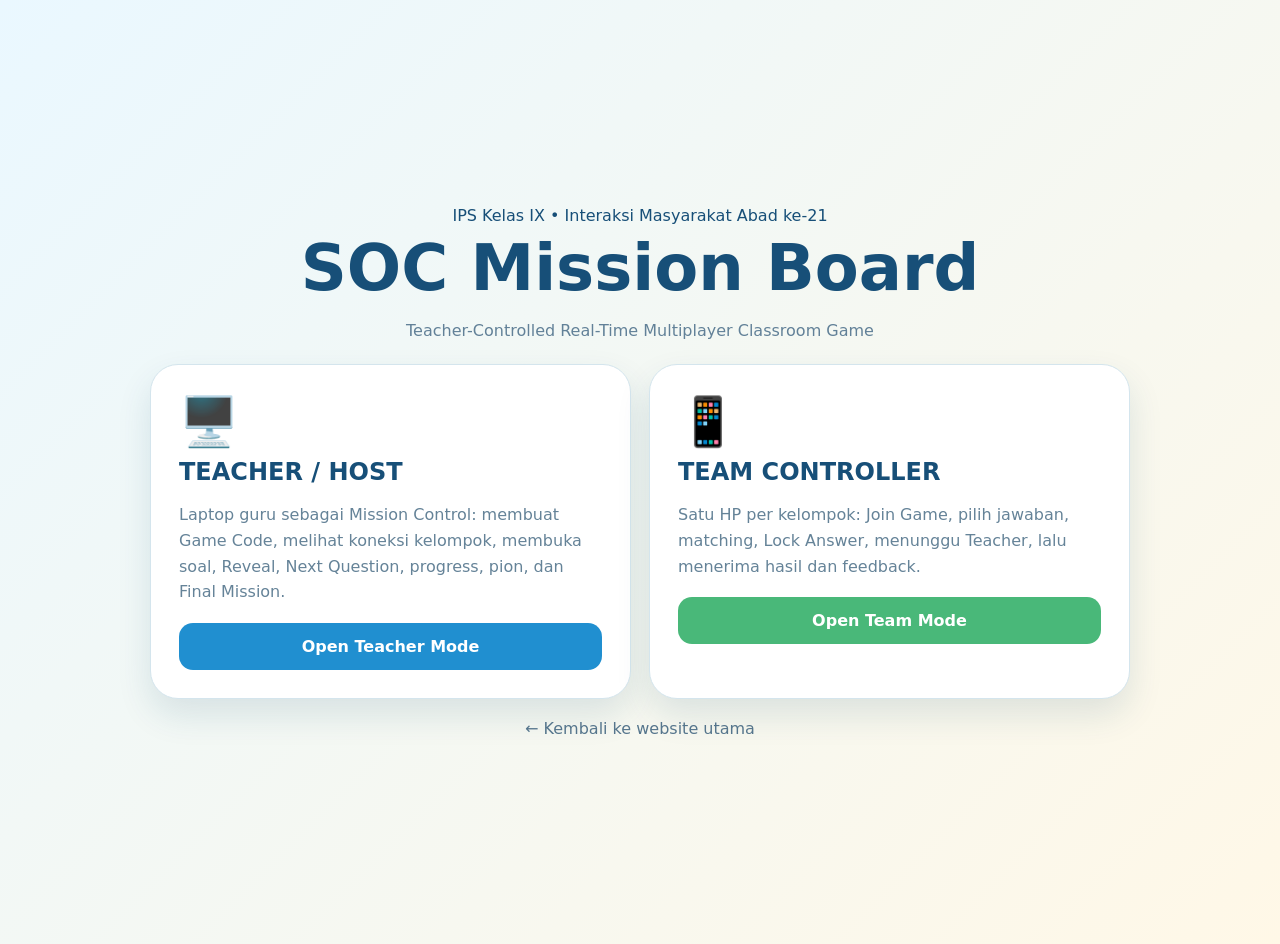
<file: multiplayer.html>
<!doctype html><html lang="id"><head><meta charset="utf-8"><meta name="viewport" content="width=device-width,initial-scale=1"><title>SOC Mission Board — Multiplayer</title><style>body{margin:0;font-family:Inter,system-ui,sans-serif;background:linear-gradient(135deg,#eaf8ff,#fff8e7);color:#174f78;min-height:100vh;display:grid;place-items:center;padding:22px}.wrap{max-width:980px;width:100%}.head{text-align:center;margin-bottom:24px}.head h1{font-size:clamp(2rem,5vw,4rem);margin:6px 0}.head p{color:#628198}.roles{display:grid;grid-template-columns:repeat(2,minmax(0,1fr));gap:18px}.role{background:#fff;border:1px solid #d4e5ed;border-radius:28px;padding:28px;box-shadow:0 16px 34px rgba(17,70,105,.12)}.role .icon{font-size:3rem}.role h2{margin:8px 0}.role p{color:#658398;line-height:1.6}.btn{display:block;margin-top:18px;padding:14px 18px;border-radius:14px;text-align:center;text-decoration:none;font-weight:900;background:#208fd0;color:#fff}.team .btn{background:#49b879}.back{display:block;text-align:center;margin-top:20px;color:#55758c;text-decoration:none}@media(max-width:700px){.roles{grid-template-columns:1fr}}</style></head><body><main class="wrap"><div class="head"><div>IPS Kelas IX • Interaksi Masyarakat Abad ke-21</div><h1>SOC Mission Board</h1><p>Teacher-Controlled Real-Time Multiplayer Classroom Game</p></div><div class="roles"><section class="role"><div class="icon">🖥️</div><h2>TEACHER / HOST</h2><p>Laptop guru sebagai Mission Control: membuat Game Code, melihat koneksi kelompok, membuka soal, Reveal, Next Question, progress, pion, dan Final Mission.</p><a class="btn" href="teacher.html">Open Teacher Mode</a></section><section class="role team"><div class="icon">📱</div><h2>TEAM CONTROLLER</h2><p>Satu HP per kelompok: Join Game, pilih jawaban, matching, Lock Answer, menunggu Teacher, lalu menerima hasil dan feedback.</p><a class="btn" href="team.html">Open Team Mode</a></section></div><a class="back" href="index.html">← Kembali ke website utama</a></main></body></html>
</file>
